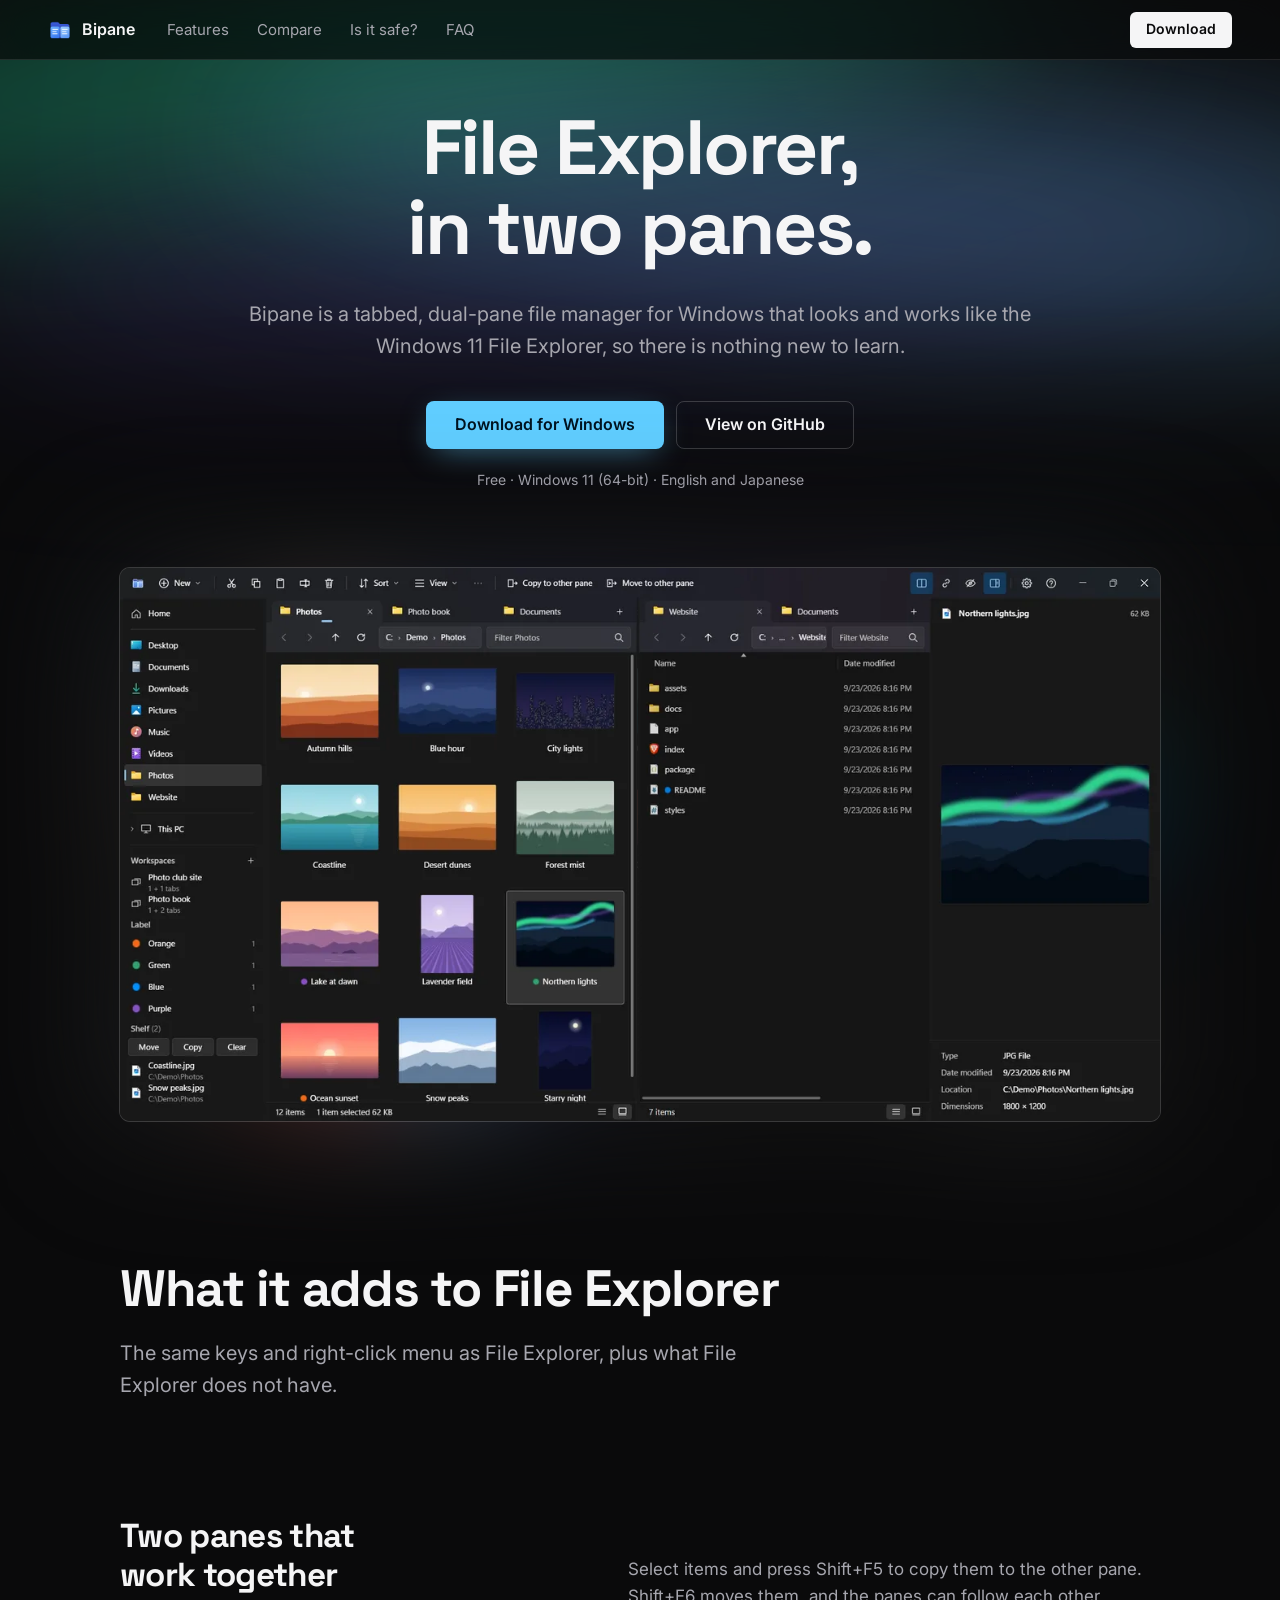
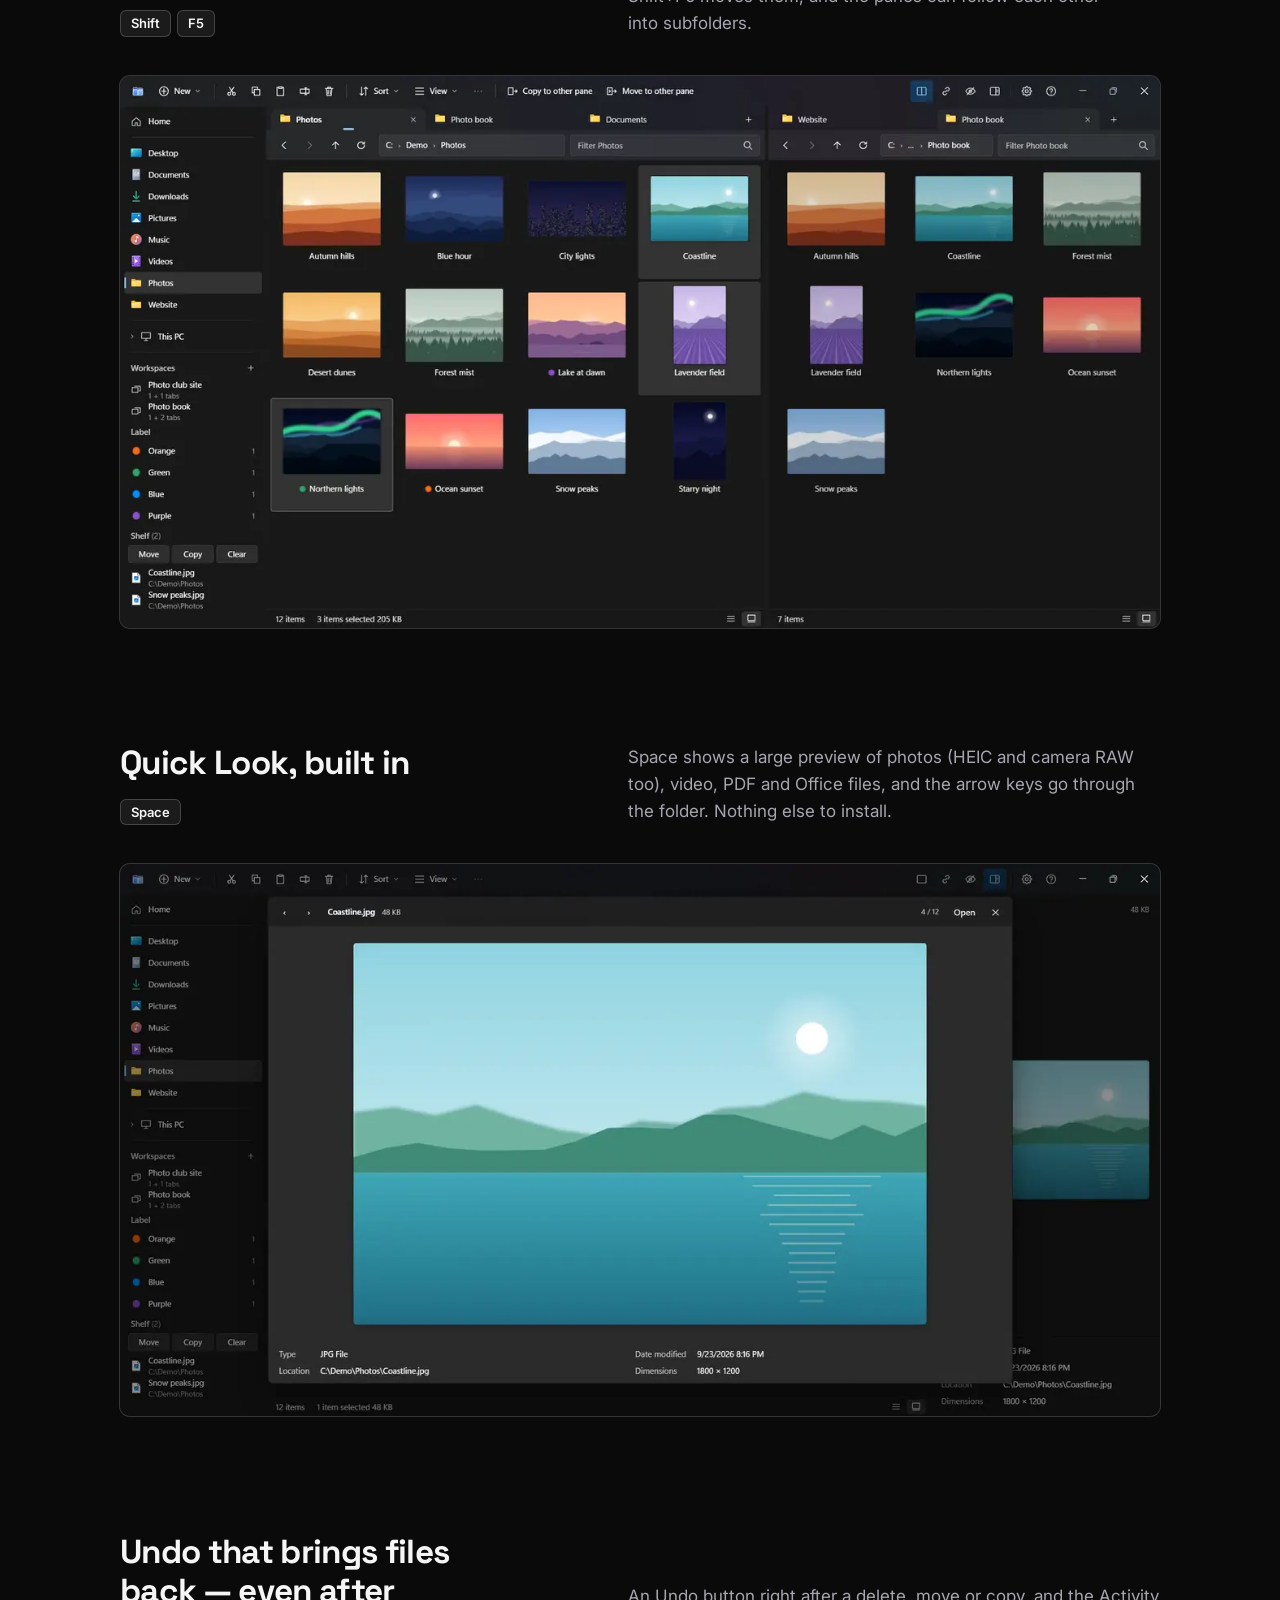
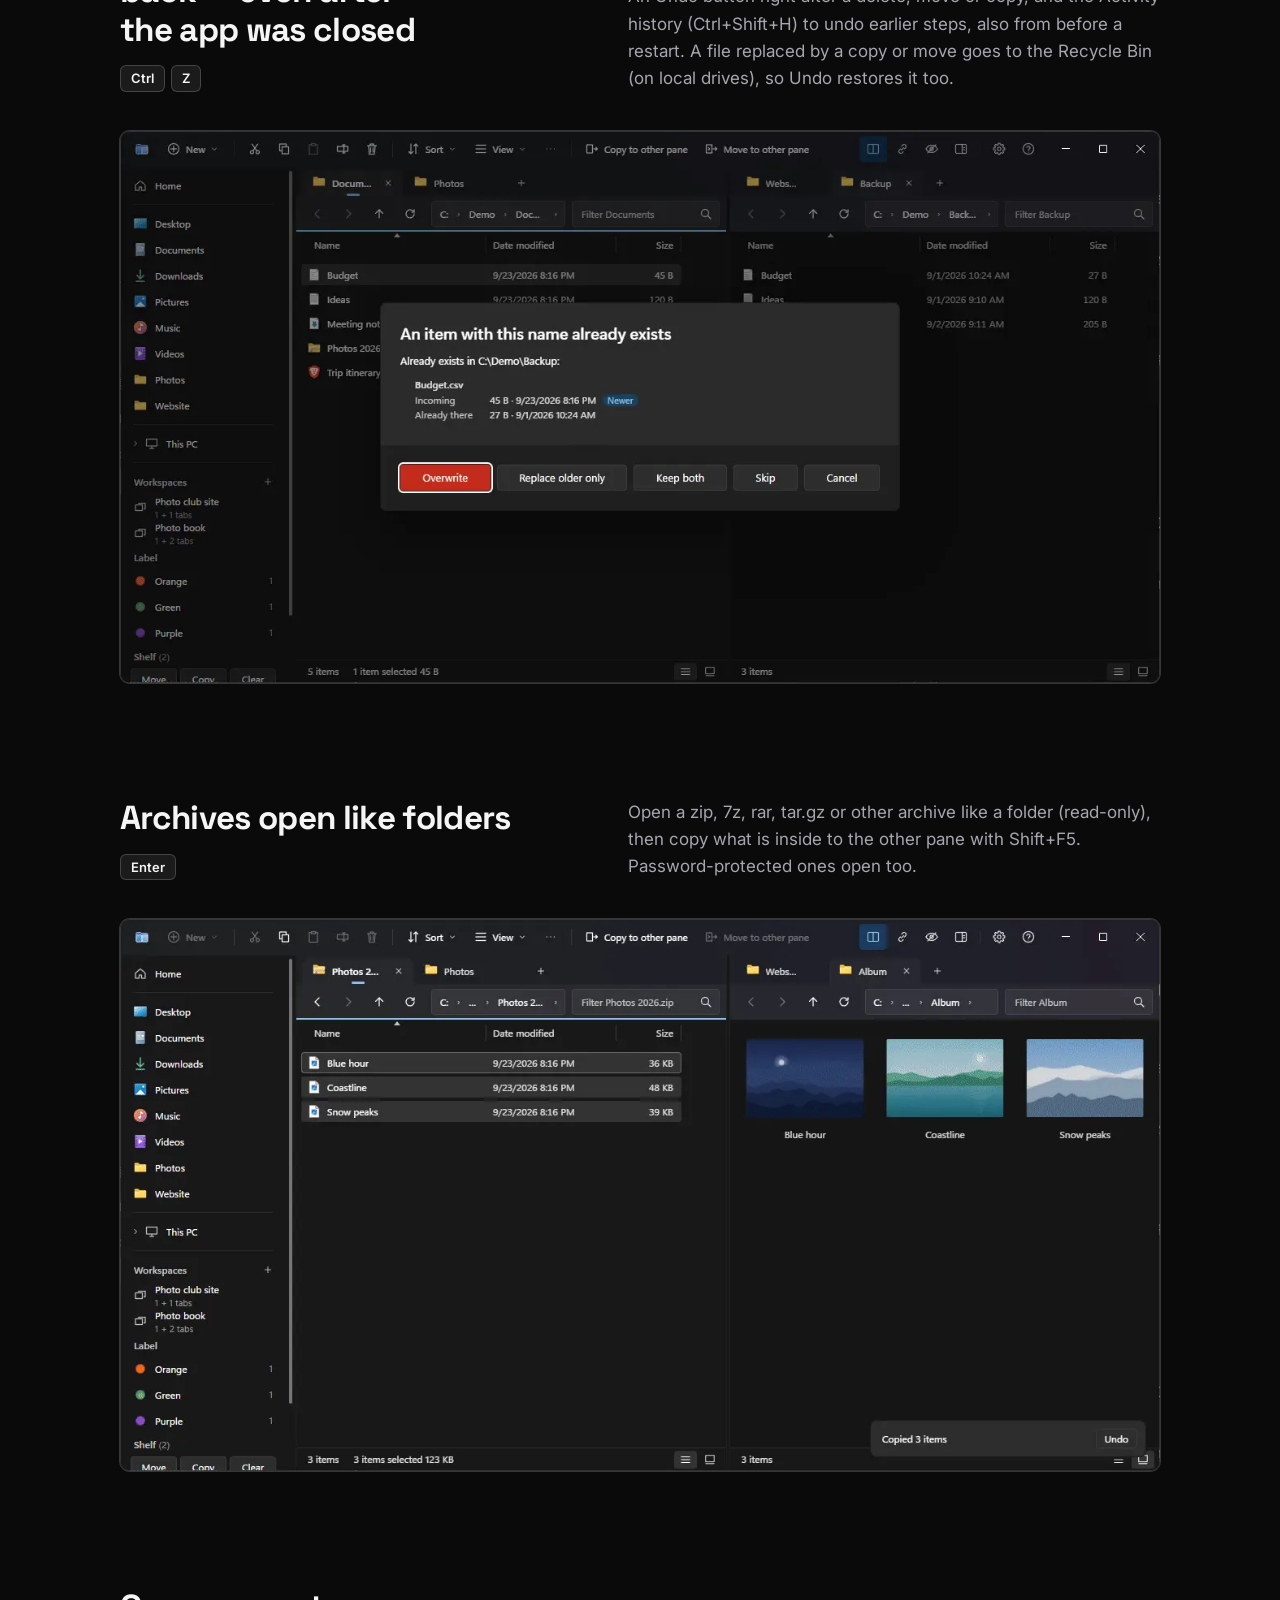
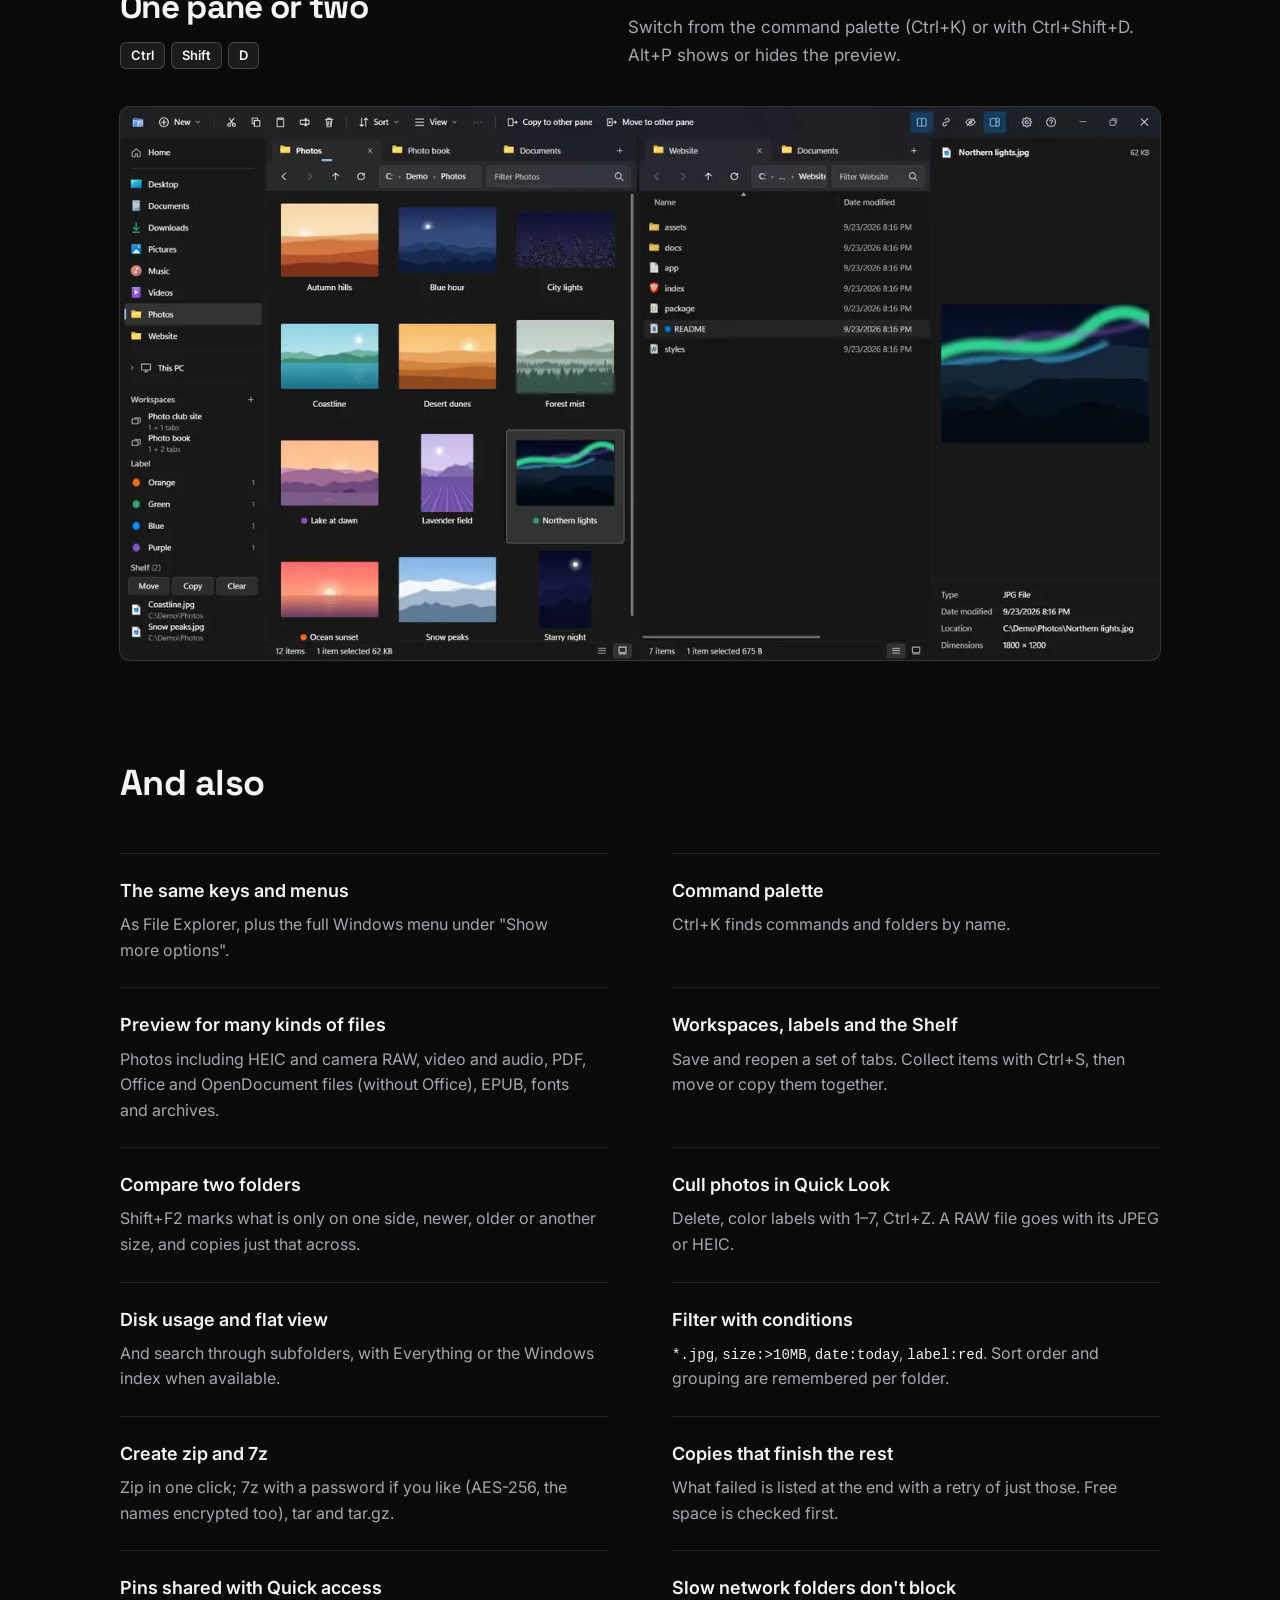
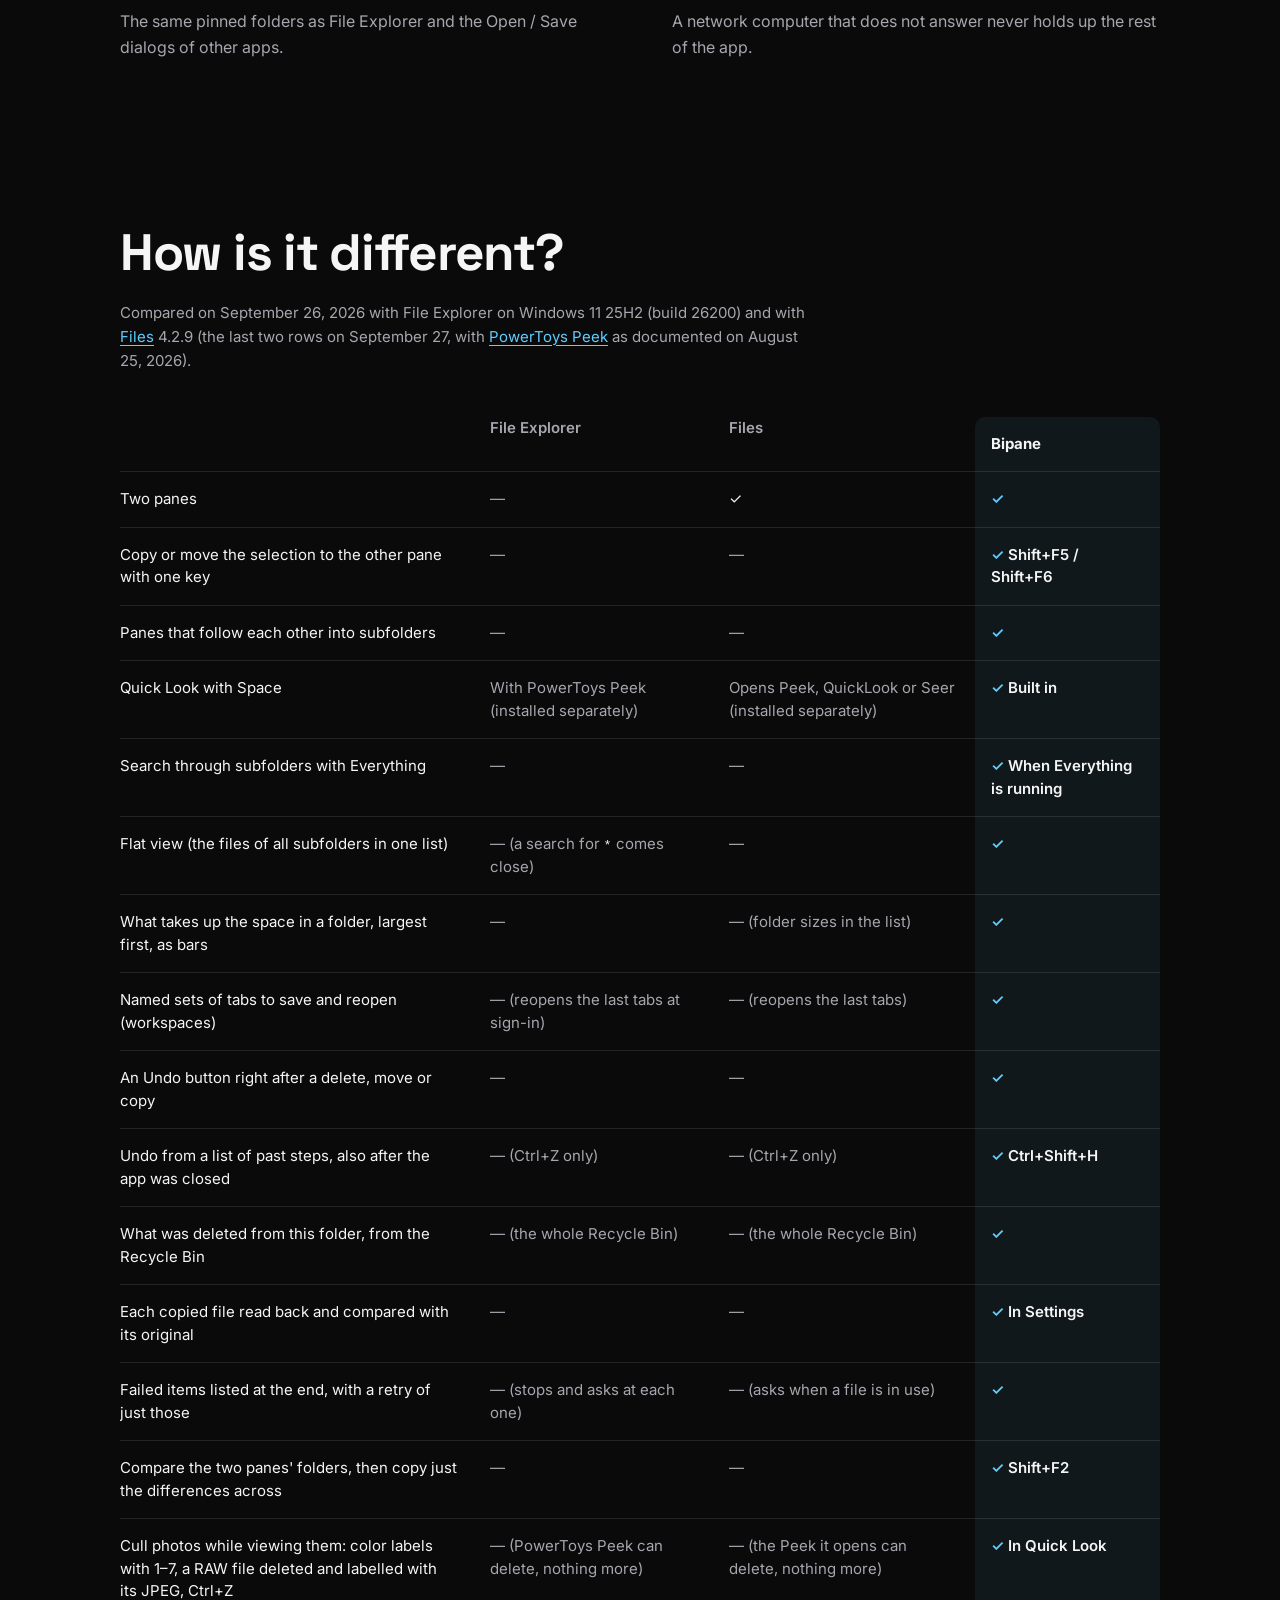
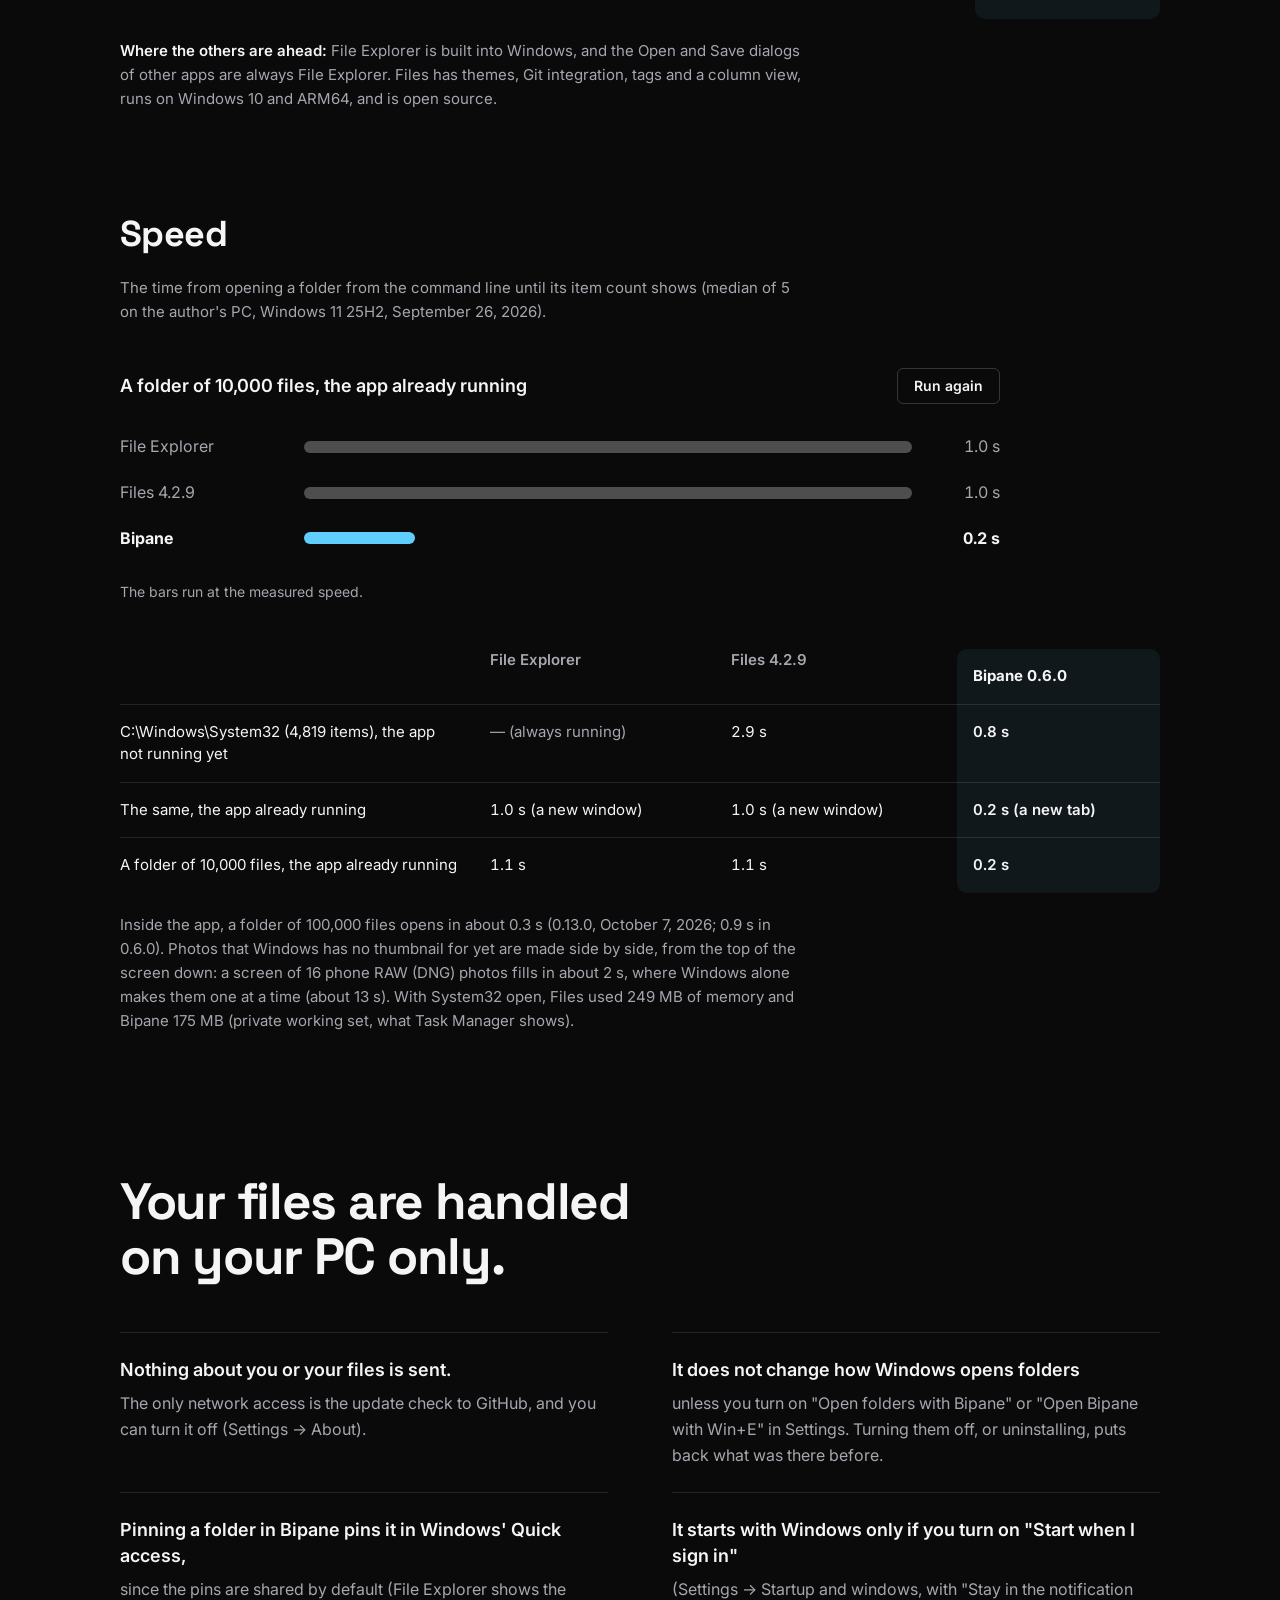
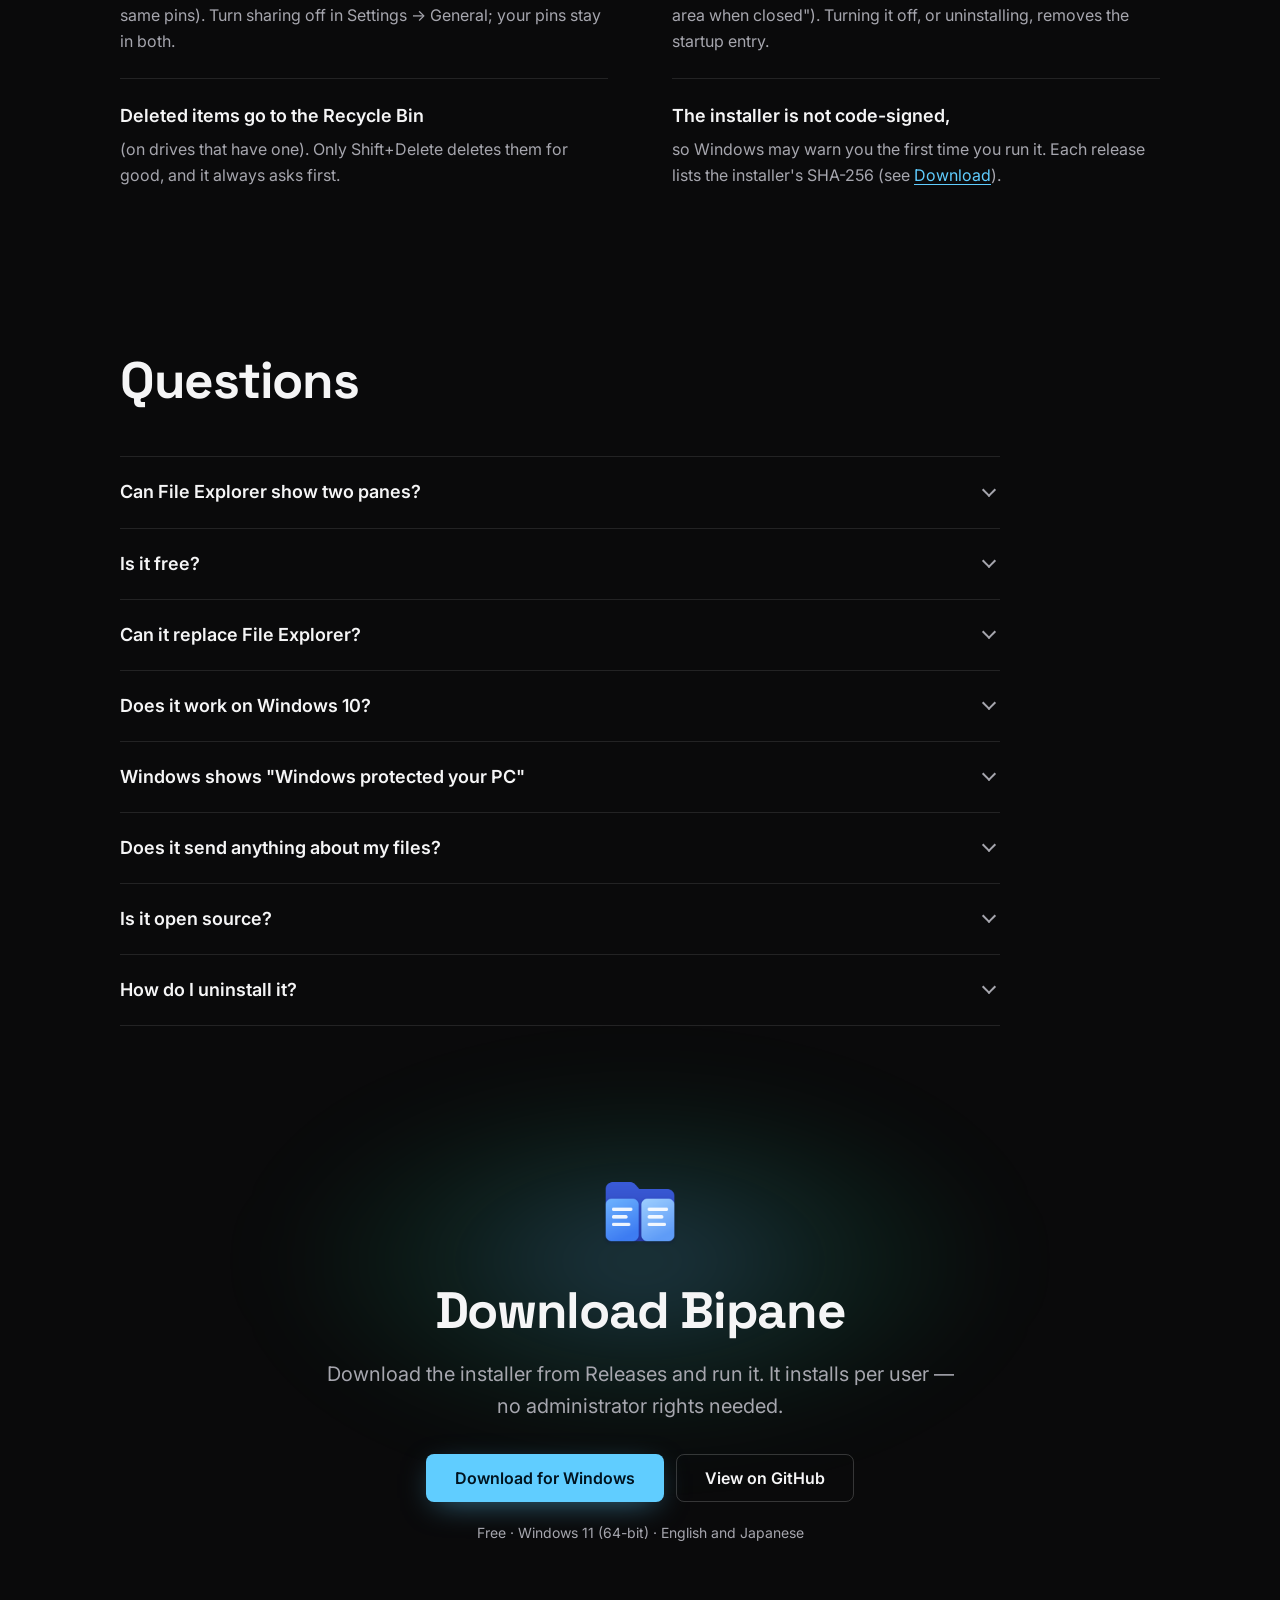
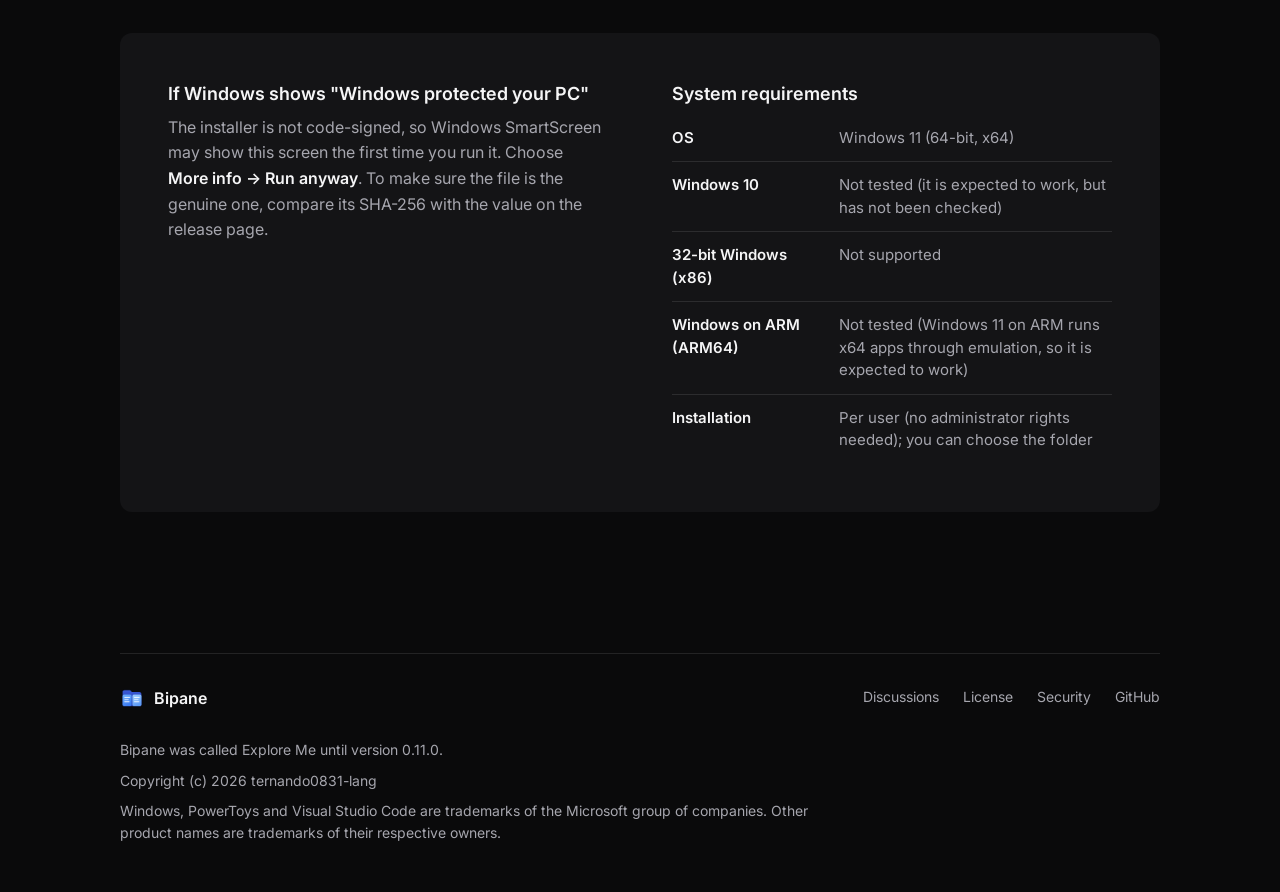
<file: docs/index.html>
<!doctype html>
<html lang="en">
<head>
<meta charset="utf-8">
<meta name="viewport" content="width=device-width, initial-scale=1">
<title>Bipane – File Explorer, in two panes. A free dual-pane file manager for Windows 11</title>
<meta name="description" content="Bipane is a free, tabbed, dual-pane file manager for Windows 11 that looks and works like File Explorer. Shift+F5 copies to the other pane, Space opens Quick Look, and Undo works even after the app was closed.">
<link rel="canonical" href="https://ternando0831-lang.github.io/bipane/">
<meta name="color-scheme" content="dark">
<meta name="theme-color" content="#0a0a0b">
<meta property="og:type" content="website">
<meta property="og:site_name" content="Bipane">
<meta property="og:title" content="Bipane – File Explorer, in two panes.">
<meta property="og:description" content="A free, tabbed, dual-pane file manager for Windows 11 that looks and works like File Explorer.">
<meta property="og:url" content="https://ternando0831-lang.github.io/bipane/">
<meta property="og:image" content="https://ternando0831-lang.github.io/bipane/og.png">
<meta property="og:image:width" content="1280">
<meta property="og:image:height" content="640">
<meta property="og:image:alt" content="Bipane: File Explorer, in two panes.">
<meta property="og:locale" content="en_US">
<meta name="twitter:card" content="summary_large_image">
<link rel="icon" href="icon-32.png" sizes="32x32" type="image/png">
<link rel="icon" href="icon-256.png" sizes="256x256" type="image/png">
<link rel="apple-touch-icon" href="apple-touch-icon.png">
<link rel="preconnect" href="https://fonts.googleapis.com">
<link rel="preconnect" href="https://fonts.gstatic.com" crossorigin>
<link rel="stylesheet" href="https://fonts.googleapis.com/css2?family=Inter:wght@400;600&family=Space+Grotesk:wght@500;600;700&display=swap">
<link rel="stylesheet" href="style.css">
<script type="application/ld+json">
{
  "@context": "https://schema.org",
  "@type": "SoftwareApplication",
  "name": "Bipane",
  "description": "A tabbed, dual-pane file manager for Windows 11 that looks and works like File Explorer.",
  "url": "https://ternando0831-lang.github.io/bipane/",
  "downloadUrl": "https://github.com/ternando0831-lang/bipane/releases/latest",
  "operatingSystem": "Windows 11",
  "applicationCategory": "UtilitiesApplication",
  "applicationSubCategory": "File manager",
  "inLanguage": ["en", "ja"],
  "image": "https://ternando0831-lang.github.io/bipane/og.png",
  "screenshot": "https://ternando0831-lang.github.io/bipane/media/en/hero-dark-1920.webp",
  "offers": { "@type": "Offer", "price": "0", "priceCurrency": "USD" },
  "author": { "@type": "Person", "name": "ternando0831-lang", "url": "https://github.com/ternando0831-lang" }
}
</script>
</head>
<body>
<a class="skip" href="#main">Skip to content</a>
<div class="progress" aria-hidden="true"></div>

<header class="hdr">
  <a class="brand" href="#top"><img src="icon-32.png" alt="" width="24" height="24"><span>Bipane</span></a>
  <nav aria-label="Sections">
    <a href="#features">Features</a>
    <a href="#compare">Compare</a>
    <a href="#safe">Is it safe?</a>
    <a href="#faq">FAQ</a>
  </nav>
  <div class="side">
    <a class="get" href="#download">Download</a>
  </div>
</header>

<main id="main">
<section class="hero" id="top" aria-label="Bipane">
  <div class="aurora" aria-hidden="true"><i></i><i></i><i></i></div>
  <h1><span class="ln">File Explorer,</span> <span class="ln">in two panes.</span></h1>
  <p class="lede">Bipane is a tabbed, dual-pane file manager for Windows that looks and works like the Windows 11 File Explorer, so there is nothing new to learn.</p>
  <div class="actions">
    <a class="btn primary" href="https://github.com/ternando0831-lang/bipane/releases/latest">Download for Windows</a>
    <a class="btn secondary" href="https://github.com/ternando0831-lang/bipane">View on GitHub</a>
  </div>
  <p class="meta">Free · Windows 11 (64-bit) · English and Japanese</p>
  <div class="shot">
    <div class="tilt">
      <img class="amb" src="media/en/hero-dark-1280.webp" width="1280" height="680" alt="" aria-hidden="true">
      <div class="win lit">
        <img class="one" src="media/en/single-1920.webp" srcset="media/en/single-1280.webp 1280w, media/en/single-1920.webp 1920w" sizes="(min-width: 1136px) 1040px, 94vw" width="1920" height="1020" alt="" aria-hidden="true">
        <img class="two-l" src="media/en/hero-dark-1920.webp" srcset="media/en/hero-dark-1280.webp 1280w, media/en/hero-dark-1920.webp 1920w" sizes="(min-width: 1136px) 1040px, 94vw" width="1920" height="1020" fetchpriority="high" alt="Bipane in two panes: photo thumbnails on the left, a website project on the right, and a preview of the selected photo">
        <div class="two-r" aria-hidden="true"><img src="media/en/hero-dark-1920.webp" srcset="media/en/hero-dark-1280.webp 1280w, media/en/hero-dark-1920.webp 1920w" sizes="(min-width: 1136px) 1040px, 94vw" width="1920" height="1020" alt=""></div>
      </div>
    </div>
  </div>
</section>

<div class="wrap">

<section class="block" id="features" aria-labelledby="features-h">
  <h2 id="features-h">What it adds to File Explorer</h2>
  <p class="lede">The same keys and right-click menu as File Explorer, plus what File Explorer does not have.</p>

  <article class="feat">
    <div class="feat-head">
      <div>
        <h3>Two panes that work together</h3>
        <p class="keys"><kbd>Shift</kbd><kbd>F5</kbd></p>
      </div>
      <p>Select items and press Shift+F5 to copy them to the other pane. Shift+F6 moves them, and the panes can follow each other into subfolders.</p>
    </div>
    <div class="clip lit"><video data-src="media/en/copy.mp4" poster="media/en/copy.webp" muted loop playsinline preload="none" aria-label="Selecting three photos and copying them to the other pane with Shift+F5"></video></div>
  </article>

  <article class="feat">
    <div class="feat-head">
      <div>
        <h3>Quick Look, built in</h3>
        <p class="keys"><kbd>Space</kbd></p>
      </div>
      <p>Space shows a large preview of photos (HEIC and camera RAW too), video, PDF and Office files, and the arrow keys go through the folder. Nothing else to install.</p>
    </div>
    <div class="clip lit"><video data-src="media/en/quicklook.mp4" poster="media/en/quicklook.webp" muted loop playsinline preload="none" aria-label="Opening Quick Look with Space and moving through photos with the arrow key"></video></div>
  </article>

  <article class="feat">
    <div class="feat-head">
      <div>
        <h3>Undo that brings files back — even after the app was closed</h3>
        <p class="keys"><kbd>Ctrl</kbd><kbd>Z</kbd></p>
      </div>
      <p>An Undo button right after a delete, move or copy, and the Activity history (Ctrl+Shift+H) to undo earlier steps, also from before a restart. A file replaced by a copy or move goes to the Recycle Bin (on local drives), so Undo restores it too.</p>
    </div>
    <div class="clip lit"><video data-src="media/en/undo.mp4" poster="media/en/undo.webp" muted loop playsinline preload="none" aria-label="Copying a newer Budget.csv over an older one in another folder, then Undo puts the older file back"></video></div>
  </article>

  <article class="feat">
    <div class="feat-head">
      <div>
        <h3>Archives open like folders</h3>
        <p class="keys"><kbd>Enter</kbd></p>
      </div>
      <p>Open a zip, 7z, rar, tar.gz or other archive like a folder (read-only), then copy what is inside to the other pane with Shift+F5. Password-protected ones open too.</p>
    </div>
    <div class="clip lit"><video data-src="media/en/archive.mp4" poster="media/en/archive.webp" muted loop playsinline preload="none" aria-label="Opening Photos 2026.zip like a folder and copying its three photos to the other pane"></video></div>
  </article>

  <article class="feat">
    <div class="feat-head">
      <div>
        <h3>One pane or two</h3>
        <p class="keys"><kbd>Ctrl</kbd><kbd>Shift</kbd><kbd>D</kbd></p>
      </div>
      <p>Switch from the command palette (Ctrl+K) or with Ctrl+Shift+D. Alt+P shows or hides the preview.</p>
    </div>
    <div class="clip lit"><video data-src="media/en/layout.mp4" poster="media/en/layout.webp" muted loop playsinline preload="none" aria-label="Switching from two panes to one through the command palette, then hiding and showing the preview"></video></div>
  </article>

  <h3 class="sub" id="more">And also</h3>
  <ul class="rules">
    <li><h4>The same keys and menus</h4><p>As File Explorer, plus the full Windows menu under "Show more options".</p></li>
    <li><h4>Command palette</h4><p>Ctrl+K finds commands and folders by name.</p></li>
    <li><h4>Preview for many kinds of files</h4><p>Photos including HEIC and camera RAW, video and audio, PDF, Office and OpenDocument files (without Office), EPUB, fonts and archives.</p></li>
    <li><h4>Workspaces, labels and the Shelf</h4><p>Save and reopen a set of tabs. Collect items with Ctrl+S, then move or copy them together.</p></li>
    <li><h4>Compare two folders</h4><p>Shift+F2 marks what is only on one side, newer, older or another size, and copies just that across.</p></li>
    <li><h4>Cull photos in Quick Look</h4><p>Delete, color labels with 1–7, Ctrl+Z. A RAW file goes with its JPEG or HEIC.</p></li>
    <li><h4>Disk usage and flat view</h4><p>And search through subfolders, with Everything or the Windows index when available.</p></li>
    <li><h4>Filter with conditions</h4><p><code>*.jpg</code>, <code>size:&gt;10MB</code>, <code>date:today</code>, <code>label:red</code>. Sort order and grouping are remembered per folder.</p></li>
    <li><h4>Create zip and 7z</h4><p>Zip in one click; 7z with a password if you like (AES-256, the names encrypted too), tar and tar.gz.</p></li>
    <li><h4>Copies that finish the rest</h4><p>What failed is listed at the end with a retry of just those. Free space is checked first.</p></li>
    <li><h4>Pins shared with Quick access</h4><p>The same pinned folders as File Explorer and the Open / Save dialogs of other apps.</p></li>
    <li><h4>Slow network folders don't block</h4><p>A network computer that does not answer never holds up the rest of the app.</p></li>
  </ul>
</section>

<section class="block" id="compare" aria-labelledby="compare-h">
  <h2 id="compare-h">How is it different?</h2>
  <p class="note">Compared on September 26, 2026 with File Explorer on Windows 11 25H2 (build 26200) and with <a href="https://files.community">Files</a> 4.2.9 (the last two rows on September 27, with <a href="https://learn.microsoft.com/windows/powertoys/peek">PowerToys Peek</a> as documented on August 25, 2026).</p>
  <div class="table">
    <table>
      <thead><tr><th scope="col"><span class="vh">Feature</span></th><th scope="col">File Explorer</th><th scope="col">Files</th><th scope="col" class="us">Bipane</th></tr></thead>
      <tbody>
        <tr><th scope="row">Two panes</th><td>—</td><td class="n">✓</td><td class="us"><i>✓</i></td></tr>
        <tr><th scope="row">Copy or move the selection to the other pane with one key</th><td>—</td><td>—</td><td class="us"><i>✓</i> Shift+F5 / Shift+F6</td></tr>
        <tr><th scope="row">Panes that follow each other into subfolders</th><td>—</td><td>—</td><td class="us"><i>✓</i></td></tr>
        <tr><th scope="row">Quick Look with Space</th><td>With PowerToys Peek (installed separately)</td><td>Opens Peek, QuickLook or Seer (installed separately)</td><td class="us"><i>✓</i> Built in</td></tr>
        <tr><th scope="row">Search through subfolders with Everything</th><td>—</td><td>—</td><td class="us"><i>✓</i> When Everything is running</td></tr>
        <tr><th scope="row">Flat view (the files of all subfolders in one list)</th><td>— (a search for <code>*</code> comes close)</td><td>—</td><td class="us"><i>✓</i></td></tr>
        <tr><th scope="row">What takes up the space in a folder, largest first, as bars</th><td>—</td><td>— (folder sizes in the list)</td><td class="us"><i>✓</i></td></tr>
        <tr><th scope="row">Named sets of tabs to save and reopen (workspaces)</th><td>— (reopens the last tabs at sign-in)</td><td>— (reopens the last tabs)</td><td class="us"><i>✓</i></td></tr>
        <tr><th scope="row">An Undo button right after a delete, move or copy</th><td>—</td><td>—</td><td class="us"><i>✓</i></td></tr>
        <tr><th scope="row">Undo from a list of past steps, also after the app was closed</th><td>— (Ctrl+Z only)</td><td>— (Ctrl+Z only)</td><td class="us"><i>✓</i> Ctrl+Shift+H</td></tr>
        <tr><th scope="row">What was deleted from this folder, from the Recycle Bin</th><td>— (the whole Recycle Bin)</td><td>— (the whole Recycle Bin)</td><td class="us"><i>✓</i></td></tr>
        <tr><th scope="row">Each copied file read back and compared with its original</th><td>—</td><td>—</td><td class="us"><i>✓</i> In Settings</td></tr>
        <tr><th scope="row">Failed items listed at the end, with a retry of just those</th><td>— (stops and asks at each one)</td><td>— (asks when a file is in use)</td><td class="us"><i>✓</i></td></tr>
        <tr><th scope="row">Compare the two panes' folders, then copy just the differences across</th><td>—</td><td>—</td><td class="us"><i>✓</i> Shift+F2</td></tr>
        <tr><th scope="row">Cull photos while viewing them: color labels with 1–7, a RAW file deleted and labelled with its JPEG, Ctrl+Z</th><td>— (PowerToys Peek can delete, nothing more)</td><td>— (the Peek it opens can delete, nothing more)</td><td class="us"><i>✓</i> In Quick Look</td></tr>
      </tbody>
    </table>
  </div>
  <p class="note"><strong>Where the others are ahead:</strong> File Explorer is built into Windows, and the Open and Save dialogs of other apps are always File Explorer. Files has themes, Git integration, tags and a column view, runs on Windows 10 and ARM64, and is open source.</p>

  <h3 class="sub">Speed</h3>
  <p class="note">The time from opening a folder from the command line until its item count shows (median of 5 on the author's PC, Windows 11 25H2, September 26, 2026).</p>
  <div class="bars" data-unit=" s">
    <div class="bars-head"><p>A folder of 10,000 files, the app already running</p><button type="button">Run again</button></div>
    <div class="lane" data-t="1.1"><span class="nm">File Explorer</span><span class="bar"><i style="--w: 100%; --t: 1.1s"></i></span><span class="tm">1.1 s</span></div>
    <div class="lane" data-t="1.1"><span class="nm">Files 4.2.9</span><span class="bar"><i style="--w: 100%; --t: 1.1s"></i></span><span class="tm">1.1 s</span></div>
    <div class="lane me" data-t="0.2"><span class="nm">Bipane</span><span class="bar"><i style="--w: 18.2%; --t: .2s"></i></span><span class="tm">0.2 s</span></div>
    <p class="note">The bars run at the measured speed.</p>
  </div>
  <div class="table speed">
    <table>
      <thead><tr><th scope="col"><span class="vh">Folder</span></th><th scope="col">File Explorer</th><th scope="col">Files 4.2.9</th><th scope="col" class="us">Bipane 0.6.0</th></tr></thead>
      <tbody>
        <tr><th scope="row">C:\Windows\System32 (4,819 items), the app not running yet</th><td>— (always running)</td><td class="n">2.9 s</td><td class="us">0.8 s</td></tr>
        <tr><th scope="row">The same, the app already running</th><td class="n">1.0 s (a new window)</td><td class="n">1.0 s (a new window)</td><td class="us">0.2 s (a new tab)</td></tr>
        <tr><th scope="row">A folder of 10,000 files, the app already running</th><td class="n">1.1 s</td><td class="n">1.1 s</td><td class="us">0.2 s</td></tr>
      </tbody>
    </table>
  </div>
  <p class="note">Inside the app, a folder of 100,000 files opens in about 0.3 s (0.13.0, October 7, 2026; 0.9 s in 0.6.0). Photos that Windows has no thumbnail for yet are made side by side, from the top of the screen down: a screen of 16 phone RAW (DNG) photos fills in about 2 s, where Windows alone makes them one at a time (about 13 s). With System32 open, Files used 249 MB of memory and Bipane 175 MB (private working set, what Task Manager shows).</p>
</section>

<section class="block" id="safe" aria-labelledby="safe-h">
  <h2 id="safe-h">Your files are handled on your PC only.</h2>
  <ul class="rules">
    <li><h3>Nothing about you or your files is sent.</h3><p>The only network access is the update check to GitHub, and you can turn it off (Settings → About).</p></li>
    <li><h3>It does not change how Windows opens folders</h3><p>unless you turn on "Open folders with Bipane" or "Open Bipane with Win+E" in Settings. Turning them off, or uninstalling, puts back what was there before.</p></li>
    <li><h3>Pinning a folder in Bipane pins it in Windows' Quick access,</h3><p>since the pins are shared by default (File Explorer shows the same pins). Turn sharing off in Settings → General; your pins stay in both.</p></li>
    <li><h3>It starts with Windows only if you turn on "Start when I sign in"</h3><p>(Settings → Startup and windows, with "Stay in the notification area when closed"). Turning it off, or uninstalling, removes the startup entry.</p></li>
    <li><h3>Deleted items go to the Recycle Bin</h3><p>(on drives that have one). Only Shift+Delete deletes them for good, and it always asks first.</p></li>
    <li><h3>The installer is not code-signed,</h3><p>so Windows may warn you the first time you run it. Each release lists the installer's SHA-256 (see <a href="#download">Download</a>).</p></li>
  </ul>
</section>

<section class="block" id="faq" aria-labelledby="faq-h">
  <h2 id="faq-h">Questions</h2>
  <div class="faq">
    <details><summary><h3>Can File Explorer show two panes?</h3></summary><p>File Explorer itself has no two-pane view. Bipane looks and works like File Explorer and shows two panes side by side, each with its own tabs. Shift+F5 copies and Shift+F6 moves the selection to the other pane.</p></details>
    <details><summary><h3>Is it free?</h3></summary><p>Yes. Free for personal and business use. Redistribution and modification are not permitted. See the <a href="https://github.com/ternando0831-lang/bipane/blob/main/LICENSE">License</a>.</p></details>
    <details><summary><h3>Can it replace File Explorer?</h3></summary><p>For opening folders, yes: turn on "Open folders with Bipane" and "Open Bipane with Win+E" in Settings (Win+E takes effect once you sign in again). The Open and Save dialogs of other apps are always File Explorer. Turning the settings off, or uninstalling, puts back what was there before.</p></details>
    <details><summary><h3>Does it work on Windows 10?</h3></summary><p>Not tested. It is expected to work, but has not been checked. 32-bit Windows is not supported.</p></details>
    <details><summary><h3>Windows shows "Windows protected your PC"</h3></summary><p>The installer is not code-signed, so Windows SmartScreen may show this screen the first time you run it. Choose <strong>More info → Run anyway</strong>. To make sure the file is the genuine one, compare its SHA-256 with the value on the release page.</p></details>
    <details><summary><h3>Does it send anything about my files?</h3></summary><p>No. Your files are handled on your PC only. The only network access is the update check to GitHub, which you can turn off in Settings → About. No usage data is sent.</p></details>
    <details><summary><h3>Is it open source?</h3></summary><p>No. It is free, but the source code is not published. The source code of the bundled 7-Zip (GNU LGPL) is attached to each release.</p></details>
    <details><summary><h3>How do I uninstall it?</h3></summary><p>From Windows Settings → Apps → Installed apps. If "Open folders with Bipane" or "Open Bipane with Win+E" was on, File Explorer takes them back. If "Start when I sign in" was on, the startup entry is removed. Folders pinned to Quick access stay pinned in File Explorer.</p></details>
  </div>
</section>

<section class="block dl" id="download" aria-labelledby="download-h">
  <img src="icon-256.png" alt="" width="88" height="88">
  <h2 id="download-h">Download Bipane</h2>
  <p class="lede">Download the installer from Releases and run it. It installs per user — no administrator rights needed.</p>
  <div class="actions">
    <a class="btn primary" href="https://github.com/ternando0831-lang/bipane/releases/latest">Download for Windows</a>
    <a class="btn secondary" href="https://github.com/ternando0831-lang/bipane">View on GitHub</a>
  </div>
  <p class="meta">Free · Windows 11 (64-bit) · English and Japanese</p>
</section>

<div class="dl-more lit">
  <div>
    <h3>If Windows shows "Windows protected your PC"</h3>
    <p>The installer is not code-signed, so Windows SmartScreen may show this screen the first time you run it. Choose <strong>More info → Run anyway</strong>. To make sure the file is the genuine one, compare its SHA-256 with the value on the release page.</p>
  </div>
  <div>
    <h3>System requirements</h3>
    <table>
      <tbody>
        <tr><th scope="row">OS</th><td>Windows 11 (64-bit, x64)</td></tr>
        <tr><th scope="row">Windows 10</th><td>Not tested (it is expected to work, but has not been checked)</td></tr>
        <tr><th scope="row">32-bit Windows (x86)</th><td>Not supported</td></tr>
        <tr><th scope="row">Windows on ARM (ARM64)</th><td>Not tested (Windows 11 on ARM runs x64 apps through emulation, so it is expected to work)</td></tr>
        <tr><th scope="row">Installation</th><td>Per user (no administrator rights needed); you can choose the folder</td></tr>
      </tbody>
    </table>
  </div>
</div>

</div>
</main>

<footer class="foot">
  <div class="row">
    <div class="name"><img src="icon-32.png" alt="" width="24" height="24">Bipane</div>
    <nav aria-label="Project">
      <a href="https://github.com/ternando0831-lang/bipane/discussions">Discussions</a>
      <a href="https://github.com/ternando0831-lang/bipane/blob/main/LICENSE">License</a>
      <a href="https://github.com/ternando0831-lang/bipane/security">Security</a>
      <a href="https://github.com/ternando0831-lang/bipane">GitHub</a>
    </nav>
  </div>
  <p>Bipane was called Explore Me until version 0.11.0.</p>
  <p>Copyright (c) 2026 ternando0831-lang</p>
  <p>Windows, PowerToys and Visual Studio Code are trademarks of the Microsoft group of companies. Other product names are trademarks of their respective owners.</p>
</footer>

<script src="site.js" defer></script>
</body>
</html>
</file>
<file: docs/style.css>
/* Bipane — product page.
   The screen is the subject: a near-black stage, the app's own screenshots and recordings
   shown large, and few, large words. The only color is what is inside the screenshots
   (plus the Windows accent on the one primary button). One dark theme: every screenshot
   and recording is of the dark app. */

:root {
  color-scheme: dark;
  --ft: Inter, "Segoe UI Variable Text", "Segoe UI", system-ui, -apple-system, "Helvetica Neue", sans-serif;
  --fd: "Space Grotesk", "Segoe UI Variable Display", "Segoe UI", system-ui, -apple-system, "Helvetica Neue", sans-serif;
  --fm: "Cascadia Mono", Consolas, ui-monospace, monospace;

  --bg: #0a0a0b;            /* the stage */
  --raise: #141416;         /* a surface lifted off the stage */
  --fg: #f5f5f6;
  --fg2: #a6a6ae;           /* secondary text, 8:1 on the stage */
  --line: rgba(255, 255, 255, .1);
  --line2: rgba(255, 255, 255, .18);
  --acc: #60cdff;           /* the Windows 11 default accent, dark mode */
  --acc-h: #8bdbff;
  --on-acc: #00131f;
  --acc-t: rgba(96, 205, 255, .07);

  --gut: clamp(20px, 4vw, 48px);
  --wrap: 1040px;
  --gap-section: clamp(96px, 11vw, 152px);
}

*, *::before, *::after { box-sizing: border-box; }
html { background: var(--bg); -webkit-text-size-adjust: 100%; scroll-behavior: smooth; }
body {
  margin: 0; min-height: 100vh;
  background: var(--bg); color: var(--fg);
  font: 17px/1.6 var(--ft);
  -webkit-font-smoothing: antialiased;
  overflow-x: clip;
}
h1, h2, h3, h4, p, ul { margin: 0; }
ul { padding: 0; list-style: none; }
a { color: var(--acc); text-underline-offset: 3px; }
a:hover { color: var(--acc-h); }
img, video { display: block; max-width: 100%; }
code { font-family: var(--fm); font-size: .88em; color: var(--fg); }
strong { color: var(--fg); font-weight: 600; }
:focus-visible { outline: 2px solid var(--acc); outline-offset: 3px; border-radius: 4px; }
.vh {
  position: absolute !important; width: 1px; height: 1px; margin: -1px; padding: 0;
  overflow: hidden; clip: rect(0 0 0 0); white-space: nowrap; border: 0;
}
.skip {
  position: fixed; left: 12px; top: -60px; z-index: 60;
  padding: 8px 16px; border-radius: 6px; background: var(--acc); color: var(--on-acc); font-weight: 600; text-decoration: none;
}
.skip:focus { top: 8px; color: var(--on-acc); }

kbd {
  display: inline-block; padding: 4px 10px; border-radius: 6px;
  background: rgba(255, 255, 255, .07); border: 1px solid var(--line2);
  font: 600 13px/1.3 var(--ft); color: var(--fg); white-space: nowrap;
}

.btn {
  display: inline-flex; align-items: center; justify-content: center;
  min-height: 48px; padding: 0 28px; border-radius: 8px; border: 1px solid transparent;
  font-weight: 600; font-size: 16px; text-decoration: none; white-space: nowrap;
  transition: background-color .15s, border-color .15s;
}
.btn.primary { background: var(--acc); color: var(--on-acc); }
.btn.primary:hover { background: var(--acc-h); color: var(--on-acc); }
.btn.secondary { border-color: var(--line2); color: var(--fg); }
.btn.secondary:hover { border-color: rgba(255, 255, 255, .4); color: var(--fg); }
.meta { font-size: 14px; color: var(--fg2); }

/* ---------- Header ---------- */

.hdr {
  position: fixed; top: 0; left: 0; right: 0; z-index: 40;
  height: 60px; padding: 0 var(--gut);
  display: flex; align-items: center; gap: 32px;
  background: rgba(10, 10, 11, .72);
  -webkit-backdrop-filter: blur(20px) saturate(1.4);
  backdrop-filter: blur(20px) saturate(1.4);
  border-bottom: 1px solid var(--line);
}
.brand {
  display: flex; align-items: center; gap: 10px;
  color: var(--fg); text-decoration: none; font-weight: 600; font-size: 16px;
}
.brand:hover { color: var(--fg); }
.hdr nav { display: flex; gap: 28px; }
.hdr nav a { color: var(--fg2); text-decoration: none; font-size: 15px; white-space: nowrap; }
.hdr nav a:hover { color: var(--fg); }
.hdr .side { margin-left: auto; display: flex; align-items: center; gap: 20px; }
.hdr .get {
  display: inline-flex; align-items: center; min-height: 36px; padding: 0 16px; border-radius: 6px;
  background: var(--fg); color: var(--bg); text-decoration: none; font-weight: 600; font-size: 14px; white-space: nowrap;
}
.hdr .get:hover { background: #fff; color: var(--bg); }
@media (max-width: 859px) { .hdr nav { display: none; } }

/* ---------- Hero: words, one button, then the screen ---------- */

.hero { padding: clamp(104px, 12vh, 136px) var(--gut) 0; text-align: center; }
.hero h1 {
  font-family: var(--fd); font-weight: 700;
  font-size: clamp(40px, 6vw, 80px); line-height: 1.04; letter-spacing: -.03em;
  text-wrap: balance;
}
.hero .lede {
  max-width: 40em; margin: clamp(20px, 2.4vw, 32px) auto 0;
  font-size: clamp(17px, 1.6vw, 20px); color: var(--fg2); text-wrap: pretty;
}
.hero .actions { margin-top: clamp(28px, 3vw, 40px); display: flex; flex-wrap: wrap; justify-content: center; gap: 12px; }
.hero .meta { margin-top: 20px; }

/* The screenshot lights the stage around it: a blurred copy of itself sits behind. */
.shot {
  position: relative; max-width: min(1040px, calc((100vh - 200px) * 1.882)); margin: clamp(56px, 6vw, 80px) auto 0;
  aspect-ratio: 1920 / 1020;
}
.shot { perspective: 1800px; }
.tilt { position: absolute; inset: 0; transform-origin: 50% 100%; }
.shot img { position: absolute; inset: 0; width: 100%; height: 100%; }
.shot .amb { filter: blur(64px) saturate(1.7); opacity: .6; transform: scale(1.03); }
.win { position: absolute; inset: 0; border-radius: 10px; overflow: hidden; background: #191919; box-shadow: 0 0 0 1px var(--line2); }
/* Two panes = the one-pane screenshot, with the two-pane one over it in two parts: its
   left part (up to the pane split at 49.8%) and its right part, a panel that slides in. */
.win .two-l { clip-path: inset(0 50.2% 0 0); }
.win .two-r { position: absolute; top: 0; bottom: 0; left: 49.8%; right: 0; overflow: hidden; }
.win .two-r img { inset: 0 0 0 auto; width: calc(100% / .502); max-width: none; }

/* ---------- Sections ---------- */

.wrap { max-width: calc(var(--wrap) + 2 * var(--gut)); margin: 0 auto; padding: 0 var(--gut); }
.block { padding-top: var(--gap-section); scroll-margin-top: 0; }
.block > h2, .dl h2 {
  max-width: 20ch;
  font-family: var(--fd); font-weight: 700;
  font-size: clamp(32px, 4vw, 52px); line-height: 1.08; letter-spacing: -.025em; text-wrap: balance;
}
.block > .lede { margin-top: 20px; max-width: 34em; font-size: clamp(17px, 1.6vw, 20px); color: var(--fg2); text-wrap: pretty; }
.note { margin-top: 20px; max-width: 46em; font-size: 15px; color: var(--fg2); text-wrap: pretty; }
.sub {
  margin-top: clamp(64px, 8vw, 104px);
  font-family: var(--fd); font-weight: 700; font-size: clamp(26px, 3vw, 36px); line-height: 1.2; letter-spacing: -.015em;
}

/* A feature: its name and keys on the left, two sentences on the right, the recording below. */
.feat { margin-top: clamp(72px, 9vw, 128px); }
.feat-head { display: grid; grid-template-columns: minmax(0, 5fr) minmax(0, 6fr); gap: 16px clamp(24px, 5vw, 80px); align-items: end; }
.feat h3 {
  font-family: var(--fd); font-weight: 700;
  font-size: clamp(24px, 2.6vw, 34px); line-height: 1.18; letter-spacing: -.02em; text-wrap: balance;
}
.feat .keys { margin-top: 16px; display: flex; gap: 6px; }
.feat-head > p { color: var(--fg2); text-wrap: pretty; }
.clip {
  position: relative; transform-origin: 50% 100%;
  margin-top: clamp(24px, 3vw, 40px); aspect-ratio: 1280 / 680;
  border-radius: 10px; overflow: hidden; background: #191919;
  box-shadow: 0 0 0 1px var(--line2);
}
.clip video { width: 100%; height: 100%; object-fit: cover; }
@media (max-width: 799px) {
  .feat-head { grid-template-columns: minmax(0, 1fr); align-items: start; }
}

/* A plain two-column list separated by rules (the other features, the safety points). */
.rules { margin-top: clamp(32px, 4vw, 48px); display: grid; grid-template-columns: repeat(2, minmax(0, 1fr)); column-gap: clamp(24px, 5vw, 80px); }
.rules li { padding: 24px 0; border-top: 1px solid var(--line); }
.rules :is(h3, h4) { font-size: 18px; font-weight: 600; line-height: 1.45; }
.rules p { margin-top: 8px; font-size: 16px; color: var(--fg2); text-wrap: pretty; }
@media (max-width: 719px) { .rules { grid-template-columns: minmax(0, 1fr); } }

/* Tables */
.table { margin-top: clamp(28px, 3.6vw, 44px); overflow-x: auto; }
table { width: 100%; border-collapse: collapse; font-size: 15px; line-height: 1.5; }
.table table { min-width: 760px; }
th, td { padding: 16px; text-align: left; vertical-align: top; border-top: 1px solid var(--line); }
tbody th { padding-left: 0; font-weight: 400; color: var(--fg); }
thead th { border-top: 0; padding-top: 0; font-weight: 600; color: var(--fg2); }
thead th:first-child { width: 34%; }
td { color: var(--fg2); }
td.n { color: var(--fg); font-variant-numeric: tabular-nums; }
.us { background: var(--acc-t); }
thead .us { padding-top: 16px; border-radius: 10px 10px 0 0; color: var(--fg); font-weight: 700; }
tbody tr:last-child .us { border-radius: 0 0 10px 10px; }
td.us { color: var(--fg); font-weight: 600; }
td.us i { font-style: normal; color: var(--acc); }
.speed td.us { font-variant-numeric: tabular-nums; }

/* Speed: three bars, their lengths in proportion to the measured time. */
.bars { margin-top: clamp(28px, 3.6vw, 44px); max-width: 880px; }
.bars-head { display: flex; flex-wrap: wrap; align-items: center; justify-content: space-between; gap: 12px 24px; margin-bottom: 20px; }
.bars-head p { font-size: 18px; font-weight: 600; }
.bars-head button {
  display: none; align-items: center; min-height: 36px; padding: 0 16px;
  border: 1px solid var(--line2); border-radius: 6px; background: transparent; color: var(--fg);
  font: 600 14px/1.3 var(--ft); cursor: pointer;
}
.bars-head button:hover { border-color: rgba(255, 255, 255, .4); }
.bars .note { display: none; font-size: 14px; }
/* With site.js the bars run at the measured speed: all grow at one rate, Bipane's stops first. */
.bars.armed :is(.bars-head button, .note) { display: inline-flex; }
.bars.armed .bar i { transform: scaleX(0); }
.bars.go .bar i { transform: scaleX(1); transition: transform var(--t) linear; }
.lane { display: grid; grid-template-columns: minmax(96px, 168px) minmax(0, 1fr) 72px; align-items: center; gap: 16px; padding: 10px 0; font-size: 16px; }
@media (max-width: 559px) { .lane { grid-template-columns: 112px minmax(0, 1fr) 56px; gap: 12px; font-size: 15px; } }
.lane .nm { color: var(--fg2); }
.lane .bar { height: 12px; }
.lane .bar i { display: block; height: 100%; width: var(--w); border-radius: 6px; background: rgba(255, 255, 255, .28); transform-origin: 0 50%; }
.lane .tm { text-align: right; font-variant-numeric: tabular-nums; color: var(--fg2); }
.lane.me :is(.nm, .tm) { color: var(--fg); font-weight: 700; }
.lane.me .bar i { background: var(--acc); }

/* FAQ */
.faq { margin-top: clamp(32px, 4vw, 48px); max-width: 880px; border-bottom: 1px solid var(--line); }
.faq details { border-top: 1px solid var(--line); }
.faq summary {
  list-style: none; cursor: pointer; padding: 22px 0;
  display: flex; align-items: center; justify-content: space-between; gap: 24px;
}
.faq summary::-webkit-details-marker { display: none; }
.faq summary h3 { font-size: 18px; font-weight: 600; line-height: 1.45; }
.faq summary::after {
  content: ""; flex: none; width: 10px; height: 10px; margin-right: 6px;
  border-right: 2px solid var(--fg2); border-bottom: 2px solid var(--fg2);
  transform: translateY(-3px) rotate(45deg); transition: transform .15s;
}
.faq details[open] summary::after { transform: translateY(3px) rotate(-135deg); }
.faq summary:hover::after { border-color: var(--fg); }
.faq details p { padding: 0 48px 24px 0; font-size: 16px; color: var(--fg2); text-wrap: pretty; }

/* Download */
.dl { text-align: center; }
.dl > img { margin: 0 auto; }
.dl h2 { margin: 28px auto 0; }
.dl .lede { margin: 20px auto 0; max-width: 32em; font-size: clamp(17px, 1.6vw, 20px); color: var(--fg2); text-wrap: pretty; }
.dl .actions { margin-top: 32px; display: flex; flex-wrap: wrap; justify-content: center; gap: 12px; }
.dl .meta { margin-top: 20px; }
.dl-more {
  margin-top: clamp(56px, 7vw, 88px); padding: clamp(24px, 4vw, 48px);
  border-radius: 12px; background: var(--raise);
  display: grid; grid-template-columns: repeat(2, minmax(0, 1fr)); gap: 32px clamp(24px, 5vw, 80px);
}
.dl-more h3 { font-size: 18px; font-weight: 600; line-height: 1.45; }
.dl-more p { margin-top: 8px; font-size: 16px; color: var(--fg2); text-wrap: pretty; }
.dl-more table { margin-top: 8px; font-size: 15px; }
.dl-more th { padding: 12px 16px 12px 0; font-weight: 600; color: var(--fg); width: 38%; }
.dl-more td { padding: 12px 0; }
.dl-more tr:first-child :is(th, td) { border-top: 0; }
@media (max-width: 799px) { .dl-more { grid-template-columns: minmax(0, 1fr); } }

/* Footer */
.foot {
  max-width: calc(var(--wrap) + 2 * var(--gut)); margin: var(--gap-section) auto 0; padding: 0 var(--gut) 48px;
  font-size: 14px; color: var(--fg2);
}
.foot .row {
  padding-top: 32px; border-top: 1px solid var(--line);
  display: flex; flex-wrap: wrap; justify-content: space-between; gap: 16px 32px;
}
.foot .name { display: flex; align-items: center; gap: 10px; color: var(--fg); font-weight: 600; font-size: 16px; }
.foot nav { display: flex; flex-wrap: wrap; gap: 8px 24px; }
.foot nav a { color: var(--fg2); text-decoration: none; }
.foot nav a:hover { color: var(--fg); }
.foot p { margin-top: 8px; max-width: 52em; text-wrap: pretty; }
.foot p:first-of-type { margin-top: 28px; }

/* ---------- Motion ----------
   Every state above is the finished one; the animations below only describe where things
   come from, so without them (reduced motion, older browsers) the page is simply there. */

@keyframes rise-in { from { opacity: 0; transform: translateY(28px); filter: blur(12px); } }
@keyframes shot-in { from { opacity: 0; transform: translateY(72px); } }
@keyframes pane-in { from { transform: translateX(101%); box-shadow: -24px 0 48px rgba(0, 0, 0, .6); } }
@keyframes fade-in { from { opacity: 0; } }
@keyframes breathe { from { opacity: .4; } to { opacity: .8; } }
@keyframes flatten { from { transform: rotateX(26deg) scale(.9); } }
@keyframes rise { from { opacity: 0; transform: translateY(40px); } }
@keyframes clip-in { from { opacity: .25; transform: perspective(1600px) rotateX(14deg) scale(.88); } }
@keyframes grow { to { transform: scaleX(1); } }
@keyframes press {
  35% { transform: translateY(3px); background: rgba(96, 205, 255, .24); border-color: var(--acc); box-shadow: 0 0 24px rgba(96, 205, 255, .55); }
}

/* On load: the words come up one after another, the window follows, then its second pane opens. */
.hero h1 .ln { display: block; animation: rise-in .9s cubic-bezier(.2, .7, .2, 1) backwards; }
.hero h1 .ln:nth-child(2) { animation-delay: .12s; }
.hero .lede { animation: rise-in .9s cubic-bezier(.2, .7, .2, 1) .28s backwards; }
.hero .actions { animation: rise-in .9s cubic-bezier(.2, .7, .2, 1) .38s backwards; }
.hero .meta { animation: rise-in .9s cubic-bezier(.2, .7, .2, 1) .46s backwards; }
.shot { animation: shot-in 1.2s cubic-bezier(.16, 1, .3, 1) .4s backwards; }
.win .two-r { animation: pane-in .95s cubic-bezier(.16, 1, .3, 1) 1.6s backwards; }
.win .two-l { animation: fade-in .4s ease 1.85s backwards; }
.shot .amb { animation: breathe 9s ease-in-out infinite alternate; }

/* The light over the page is the aurora in the app's first photo, drifting slowly. */
.hero { position: relative; isolation: isolate; }
.aurora {
  position: absolute; inset: 0 0 auto 0; height: min(860px, 100%); z-index: -1;
  overflow: hidden; pointer-events: none;
  -webkit-mask-image: linear-gradient(#000 35%, transparent); mask-image: linear-gradient(#000 35%, transparent);
}
.aurora i {
  position: absolute; left: 50%; width: min(1400px, 110vw); height: 220px; border-radius: 50%;
  filter: blur(90px); mix-blend-mode: screen;
}
.aurora i:nth-child(1) { top: -60px; background: #22e3a4; opacity: .34; transform: translate(-70%, 0) rotate(-8deg); animation: drift-1 19s ease-in-out infinite alternate; }
.aurora i:nth-child(2) { top: 70px; background: #60cdff; opacity: .26; transform: translate(-30%, 20px) rotate(6deg); animation: drift-2 23s ease-in-out infinite alternate; }
.aurora i:nth-child(3) { top: 170px; height: 180px; background: #7a5cff; opacity: .2; transform: translate(-50%, 0) rotate(-3deg); animation: drift-3 29s ease-in-out infinite alternate; }
@keyframes drift-1 { to { transform: translate(-40%, 60px) rotate(4deg) scaleX(1.2); } }
@keyframes drift-2 { to { transform: translate(-58%, -30px) rotate(-6deg) scaleX(.85); } }
@keyframes drift-3 { to { transform: translate(-66%, 40px) rotate(8deg) scaleX(1.15); } }

.dl { position: relative; isolation: isolate; }
.dl::before {
  content: ""; position: absolute; z-index: -1; left: 50%; top: calc(var(--gap-section) - 96px);
  width: min(760px, 92vw); height: 380px; transform: translateX(-50%); border-radius: 50%;
  background: radial-gradient(closest-side, rgba(96, 205, 255, .24), rgba(34, 227, 164, .08) 60%, transparent);
  filter: blur(40px); animation: breathe 7s ease-in-out infinite alternate;
}

/* With the scroll: the window lies back at first and stands up as it comes into view,
   sections come up as they arrive, each recording swings up into place. */
.progress {
  position: fixed; top: 0; left: 0; right: 0; height: 2px; z-index: 50;
  background: linear-gradient(90deg, #22e3a4, var(--acc)); transform-origin: 0 50%; transform: scaleX(0);
}
@supports (animation-timeline: view()) {
  .progress { animation: grow linear both; animation-timeline: scroll(root); }
  .tilt { animation: flatten linear both; animation-timeline: view(); animation-range: entry 0% cover 42%; }
  .block > h2, .block > .lede, .block > .note, .sub, .feat-head, .rules li, .table, .bars, .faq, .dl > *, .dl-more {
    animation: rise linear both; animation-timeline: view(); animation-range: cover 0% cover 16%;
  }
  .clip { animation: clip-in linear both; animation-timeline: view(); animation-range: cover 0% cover 32%; }
}

/* A light on the edge of a window follows the pointer. */
.dl-more { position: relative; }
.lit::after {
  content: ""; position: absolute; inset: 0; z-index: 2; border-radius: inherit; padding: 1px;
  background: radial-gradient(520px circle at var(--mx, 50%) var(--my, 0%), rgba(96, 205, 255, .95), rgba(34, 227, 164, .35) 35%, transparent 65%);
  -webkit-mask: linear-gradient(#000 0 0) content-box, linear-gradient(#000 0 0); -webkit-mask-composite: xor;
  mask: linear-gradient(#000 0 0) content-box exclude, linear-gradient(#000 0 0);
  pointer-events: none; opacity: 0; transition: opacity .4s;
}
.lit:hover::after { opacity: 1; }

/* A feature's keys are pressed as its recording starts. */
.feat.in .keys kbd { animation: press .6s ease .35s; }
.feat.in .keys kbd:nth-child(2) { animation-delay: .43s; }
.feat.in .keys kbd:nth-child(3) { animation-delay: .51s; }

.btn.primary { box-shadow: 0 8px 32px -10px rgba(96, 205, 255, .6); transition: background-color .15s, box-shadow .2s, transform .2s; }
.btn.primary:hover { box-shadow: 0 12px 44px -8px rgba(96, 205, 255, .8); transform: translateY(-1px); }

@media (prefers-reduced-motion: reduce) {
  html { scroll-behavior: auto; }
  *, *::before, *::after { transition: none !important; animation: none !important; }
}
</file>
